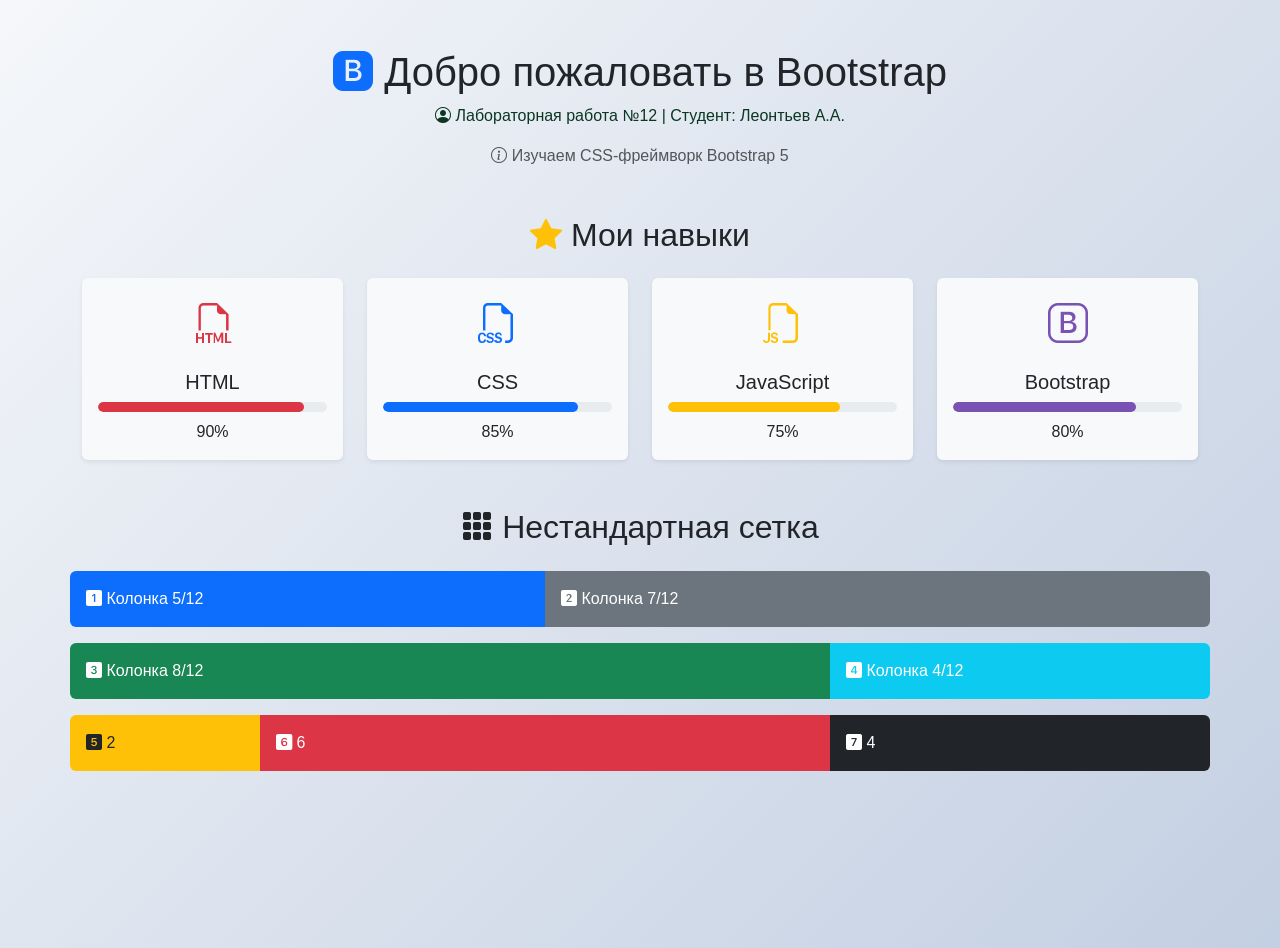
<file: gallery.html>
<!DOCTYPE html>
<html lang="ru">
<head>
    <meta charset="UTF-8">
    <meta name="viewport" content="width=device-width, initial-scale=1.0">
    <title>Bootstrap Lab - Леонтьев</title>
    
    <link href="https://cdn.jsdelivr.net/npm/bootstrap@5.3.8/dist/css/bootstrap.min.css" 
          rel="stylesheet" 
          integrity="sha384-sRlI4kxlLFvY47J16cr9ZwB07vP4J8+LH7qKQnuqkuIavNWLzeN8tE5YbujZqLJB" 
          crossorigin="anonymous" />
    
    <link rel="stylesheet" href="https://cdn.jsdelivr.net/npm/bootstrap-icons@1.11.3/font/bootstrap-icons.min.css">
    
    <link rel="stylesheet" href="custom.css" />
</head>
<body>
    <div class="container">
        <h1 class="text-center mt-5">
            <i class="bi bi-bootstrap-fill text-primary"></i> 
            Добро пожаловать в Bootstrap
        </h1>
        <p class="text-center text-success-emphasis">
            <i class="bi bi-person-circle"></i> 
            Лабораторная работа №12 | Студент: Леонтьев А.А.
        </p>
        <p class="text-center text-muted">
            <i class="bi bi-info-circle"></i> 
            Изучаем CSS-фреймворк Bootstrap 5
        </p>
    </div>

    <script src="https://cdn.jsdelivr.net/npm/bootstrap@5.3.8/dist/js/bootstrap.bundle.min.js" 
            integrity="sha384-FKyoEForCGlyvwx9Hj09JcYn3nv7wiPVlz7YyWJvWCxK/BmnVDxM+D2scQbITxI" 
            crossorigin="anonymous"></script>
</body>
</html>
 <div class="container my-5">
        <h2 class="text-center mb-4">
            <i class="bi bi-star-fill text-warning"></i> 
            Мои навыки
        </h2>
        <div class="row text-center g-4">
            <div class="col-12 col-sm-6 col-md-3">
                <div class="card h-100 shadow-sm border-0 bg-light">
                    <div class="card-body">
                        <i class="bi bi-filetype-html fs-1 text-danger"></i>
                        <h5 class="card-title mt-3">HTML</h5>
                        <div class="progress mb-2" style="height: 10px;">
                            <div class="progress-bar bg-danger" style="width: 90%"></div>
                        </div>
                        <p class="card-text">90%</p>
                    </div>
                </div>
            </div>
            <div class="col-12 col-sm-6 col-md-3">
                <div class="card h-100 shadow-sm border-0 bg-light">
                    <div class="card-body">
                        <i class="bi bi-filetype-css fs-1 text-primary"></i>
                        <h5 class="card-title mt-3">CSS</h5>
                        <div class="progress mb-2" style="height: 10px;">
                            <div class="progress-bar bg-primary" style="width: 85%"></div>
                        </div>
                        <p class="card-text">85%</p>
                    </div>
                </div>
            </div>
            <div class="col-12 col-sm-6 col-md-3">
                <div class="card h-100 shadow-sm border-0 bg-light">
                    <div class="card-body">
                        <i class="bi bi-filetype-js fs-1 text-warning"></i>
                        <h5 class="card-title mt-3">JavaScript</h5>
                        <div class="progress mb-2" style="height: 10px;">
                            <div class="progress-bar bg-warning" style="width: 75%"></div>
                        </div>
                        <p class="card-text">75%</p>
                    </div>
                </div>
            </div>
            <div class="col-12 col-sm-6 col-md-3">
                <div class="card h-100 shadow-sm border-0 bg-light">
                    <div class="card-body">
                        <i class="bi bi-bootstrap fs-1 text-purple" style="color: #7952b3;"></i>
                        <h5 class="card-title mt-3">Bootstrap</h5>
                        <div class="progress mb-2" style="height: 10px;">
                            <div class="progress-bar" style="width: 80%; background-color: #7952b3;"></div>
                        </div>
                        <p class="card-text">80%</p>
                    </div>
                </div>
            </div>
        </div>
    </div>

    <!-- Задание 3.2: Нестандартная сетка -->
    <div class="container my-5">
        <h2 class="text-center mb-4">
            <i class="bi bi-grid-3x3-gap-fill"></i> 
            Нестандартная сетка
        </h2>
        
        <!-- Первая строка: 5 и 7 -->
        <div class="row mb-3">
            <div class="col-5 bg-primary text-white p-3 rounded-start">
                <i class="bi bi-1-square-fill"></i> Колонка 5/12
            </div>
            <div class="col-7 bg-secondary text-white p-3 rounded-end">
                <i class="bi bi-2-square-fill"></i> Колонка 7/12
            </div>
        </div>
        
        <!-- Вторая строка: 8 и 4 -->
        <div class="row mb-3">
            <div class="col-8 bg-success text-white p-3 rounded-start">
                <i class="bi bi-3-square-fill"></i> Колонка 8/12
            </div>
            <div class="col-4 bg-info text-white p-3 rounded-end">
                <i class="bi bi-4-square-fill"></i> Колонка 4/12
            </div>
        </div>
        
        <!-- Третья строка: 2, 6, 4 -->
        <div class="row">
            <div class="col-2 bg-warning text-dark p-3 rounded-start">
                <i class="bi bi-5-square-fill"></i> 2
            </div>
            <div class="col-6 bg-danger text-white p-3">
                <i class="bi bi-6-square-fill"></i> 6
            </div>
            <div class="col-4 bg-dark text-white p-3 rounded-end">
                <i class="bi bi-7-square-fill"></i> 4
            </div>
        </div>
    </div>
</file>
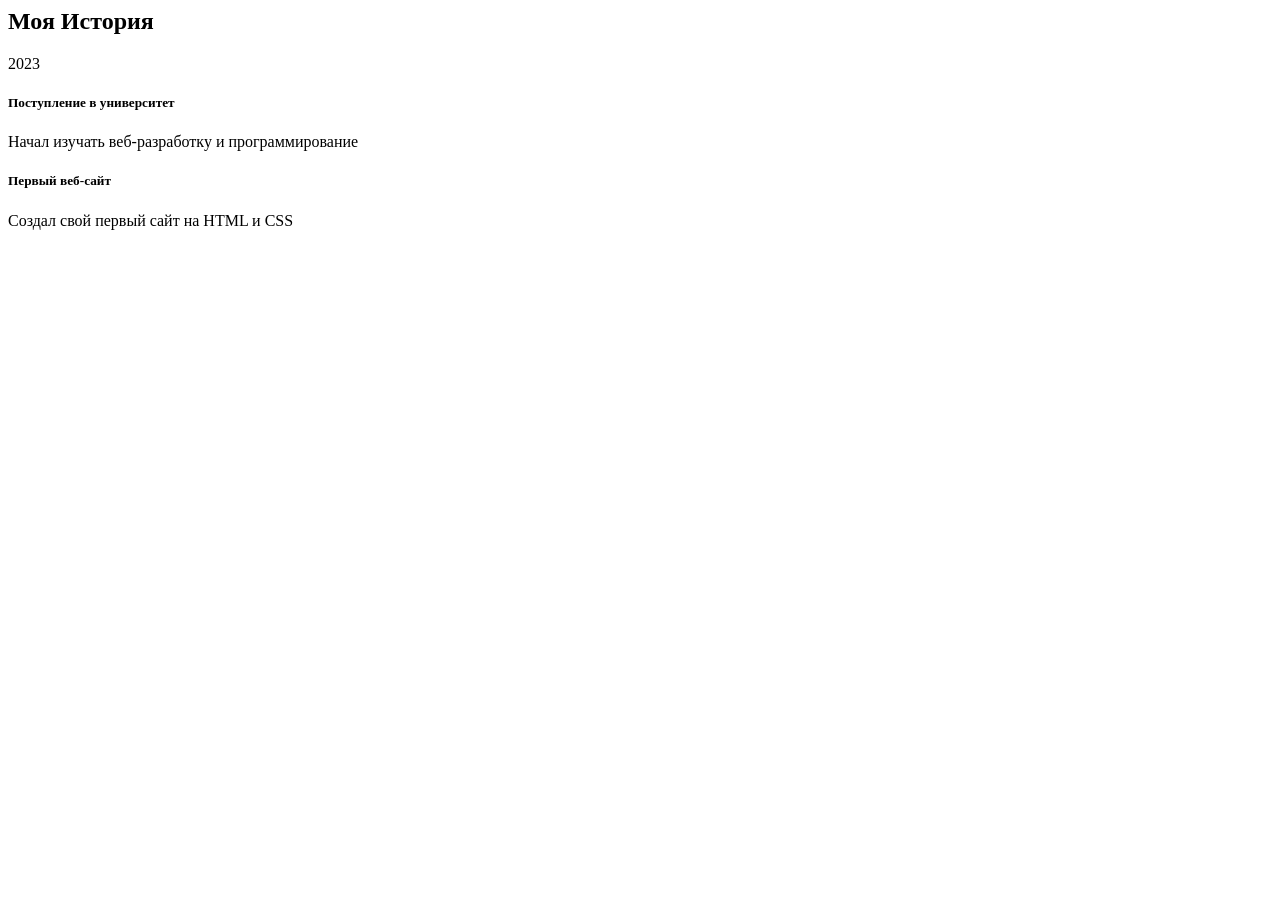
<file: timeline.html>
<body>
 <div class="container my-5">
 <h2 class="text-center mb-5">Моя История</h2>
 <div class="timeline">
 <div class="timeline-item">
 <div class="timeline-content">
 <span class="badge bg-primary mb-2">2023</span>
 <h5>Поступление в университет</h5>
 <p class="text-muted">
 Начал изучать веб-разработку и программирование
 </p>
 </div>
 </div>
 <div class="timeline-item timeline-item-left">
 <div class="timeline-content">
 <h5>Первый веб-сайт</h5>
 <p class="text-muted">
 Создал свой первый сайт на HTML и CSS
 </p>
 </div>
 </div>
 </div>
 </div>
</body>
</file>
<file: custom.css>
.hover-card {
    transition: transform 0.3s ease, box-shadow 0.3s ease;
}

.hover-card:hover {
    transform: translateY(-8px);
    box-shadow: 0 15px 30px rgba(0, 0, 0, 0.15) !important;
}


.zoom-img {
    transition: transform 0.3s ease;
}

.hover-card:hover .zoom-img {
    transform: scale(1.05);
}

.horizontal-card {
    transition: transform 0.3s ease, box-shadow 0.3s ease;
}

.horizontal-card:hover {
    transform: translateX(5px);
    box-shadow: 0 10px 25px rgba(0, 0, 0, 0.1);
}

.form-control:focus, .form-select:focus {
    border-color: #7952b3;
    box-shadow: 0 0 0 0.25rem rgba(121, 82, 179, 0.25);
}

.btn {
    transition: all 0.2s ease;
}

.btn:hover {
    transform: translateY(-2px);
}

.btn:active {
    transform: translateY(0);
}

.progress {
    border-radius: 10px;
    overflow: hidden;
}

.card-img-top {
    height: 200px;
    object-fit: cover;
}

.navbar {
    transition: all 0.3s ease;
}

.card-footer {
    background-color: transparent;
    border-top: 1px solid rgba(0, 0, 0, 0.05);
}
body {
    font-family: "Segoe UI", Tahoma, Geneva, Verdana, sans-serif;
}
.navbar-brand {
    font-weight: bold;
    font-size: 1.5rem;
    letter-spacing: 1px;
}
.navbar-dark .navbar-nav .nav-link:hover {
    color: #ffc107 !important;
    transition: color 0.3s ease;
}
#home {
    background: linear-gradient(135deg, #667eea 0%, #764ba2 100%);
    color: white;
    min-height: 400px;
    display: flex;
    align-items: center;
}
#home h1 {
    color: white;
}
#home .lead {
    color: rgba(255, 255, 255, 0.9);
}
#home .btn {
    box-shadow: 0 4px 15px rgba(0, 0, 0, 0.2);
    transition: transform 0.3s ease;
}
#home .btn:hover {
    transform: translateY(-3px);
    box-shadow: 0 6px 20px rgba(0, 0, 0, 0.3);
}
.card {
    transition: transform 0.3s ease, box-shadow 0.3s ease;
}
.card:hover {
    transform: translateY(-10px);
    box-shadow: 0 10px 30px rgba(0, 0, 0, 0.15) !important;
}
.btn {
    border-radius: 25px;
    padding: 10px 30px;
    font-weight: 500;
    transition: all 0.3s ease;
}
.form-control:focus {
    border-color: #667eea;
    box-shadow: 0 0 0 0.2rem rgba(102, 126, 234, 0.25);
}
.badge {
    padding: 8px 15px;
    font-size: 0.9rem;
    font-weight: 500;
    transition: transform 0.2s ease;
}
.badge:hover {
    transform: scale(1.1);
    cursor: pointer;
}
.progress {
    height: 25px;
    border-radius: 15px;
    background-color: #e9ecef;
}
.progress-bar {
    border-radius: 15px;
    font-weight: bold;
    line-height: 25px;
}
.accordion-button:not(.collapsed) {
    background-color: #667eea;
    color: white;
}
.accordion-button:focus {
    box-shadow: none;
    border-color: #667eea;
}
footer {
    background-color: #212529;
    color: white;
    padding: 40px 0;
    margin-top: 80px;
}
footer h5 {
    color: #ffc107;
    margin-bottom: 20px;
}
footer a {
    color: rgba(255, 255, 255, 0.7);
    text-decoration: none;
    transition: color 0.3s ease;
}
footer a:hover {
    color: #ffc107;
}
@media (max-width: 768px) {
#home {
    min-height: 300px;
}
#home h1 {
    font-size: 2rem;
}
.card {
    margin-bottom: 20px;
}
}
.timeline {
 position: relative;
 padding: 20px 0;
}
.timeline::before {
 content: '';
 position: absolute;
 left: 50%;
 transform: translateX(-50%);
 width: 4px;
 height: 100%;
 background: linear-gradient(180deg, #667eea 0%, #764ba2 100%);
 border-radius: 2px;
}
.timeline-item {
 position: relative;
 margin-bottom: 50px;
 width: 50%;
 padding-right: 40px;
 text-align: right;
}
.timeline-item-left {
 margin-left: 0 !important;
 padding-right: 0;
 padding-left: 40px;
 text-align: left;
}
.timeline-item::before {
 content: '';
 position: absolute;
 right: -8px;
 top: 0;
 width: 16px;
 height: 16px;
 background: white;
 border: 4px solid #667eea;
 border-radius: 50%;
 z-index: 1;
}
.timeline-item-left::before {
 right: auto;
 left: -8px;
}
.timeline-item:hover::before {
 transform: scale(1.5);
 background: #667eea;
}
.timeline-content {
 background: white;
 padding: 20px 25px;
 border-radius: 10px;
 box-shadow: 0 3px 15px rgba(0, 0, 0, 0.1);
 transition: all 0.3s ease;
}
.timeline-content:hover {
 box-shadow: 0 8px 25px rgba(0, 0, 0, 0.15);
}
.timeline-content h5 {
 color: #333;
 margin-bottom: 10px;
 font-weight: 600;
}
.timeline-content .badge {
 font-size: 0.85rem;
 padding: 5px 12px;
}
@media (max-width: 768px) {
 .timeline::before {
 left: 20px;
 }
 .timeline-item,
 .timeline-item-left {
 width: 100%;
 margin-left: 0 !important;
 padding-left: 60px;
 padding-right: 0;
 text-align: left;
 }
 .timeline-item::before,
 .timeline-item-left::before {
 left: 12px;
 right: auto;
 }
}
body {
 background: linear-gradient(135deg, #f5f7fa 0%, #c3cfe2 100%);
 min-height: 100vh;
}
.timeline-content {
 background: rgba(255, 255, 255, 0.95);
 backdrop-filter: blur(10px);
}
@keyframes pulse {
 0%, 100% { box-shadow: 0 0 0 0 rgba(102, 126, 234, 0.7); }
 50% { box-shadow: 0 0 0 10px rgba(102, 126, 234, 0); }
}
.timeline-item::before {
 animation: pulse 2s infinite;
}
</file>
